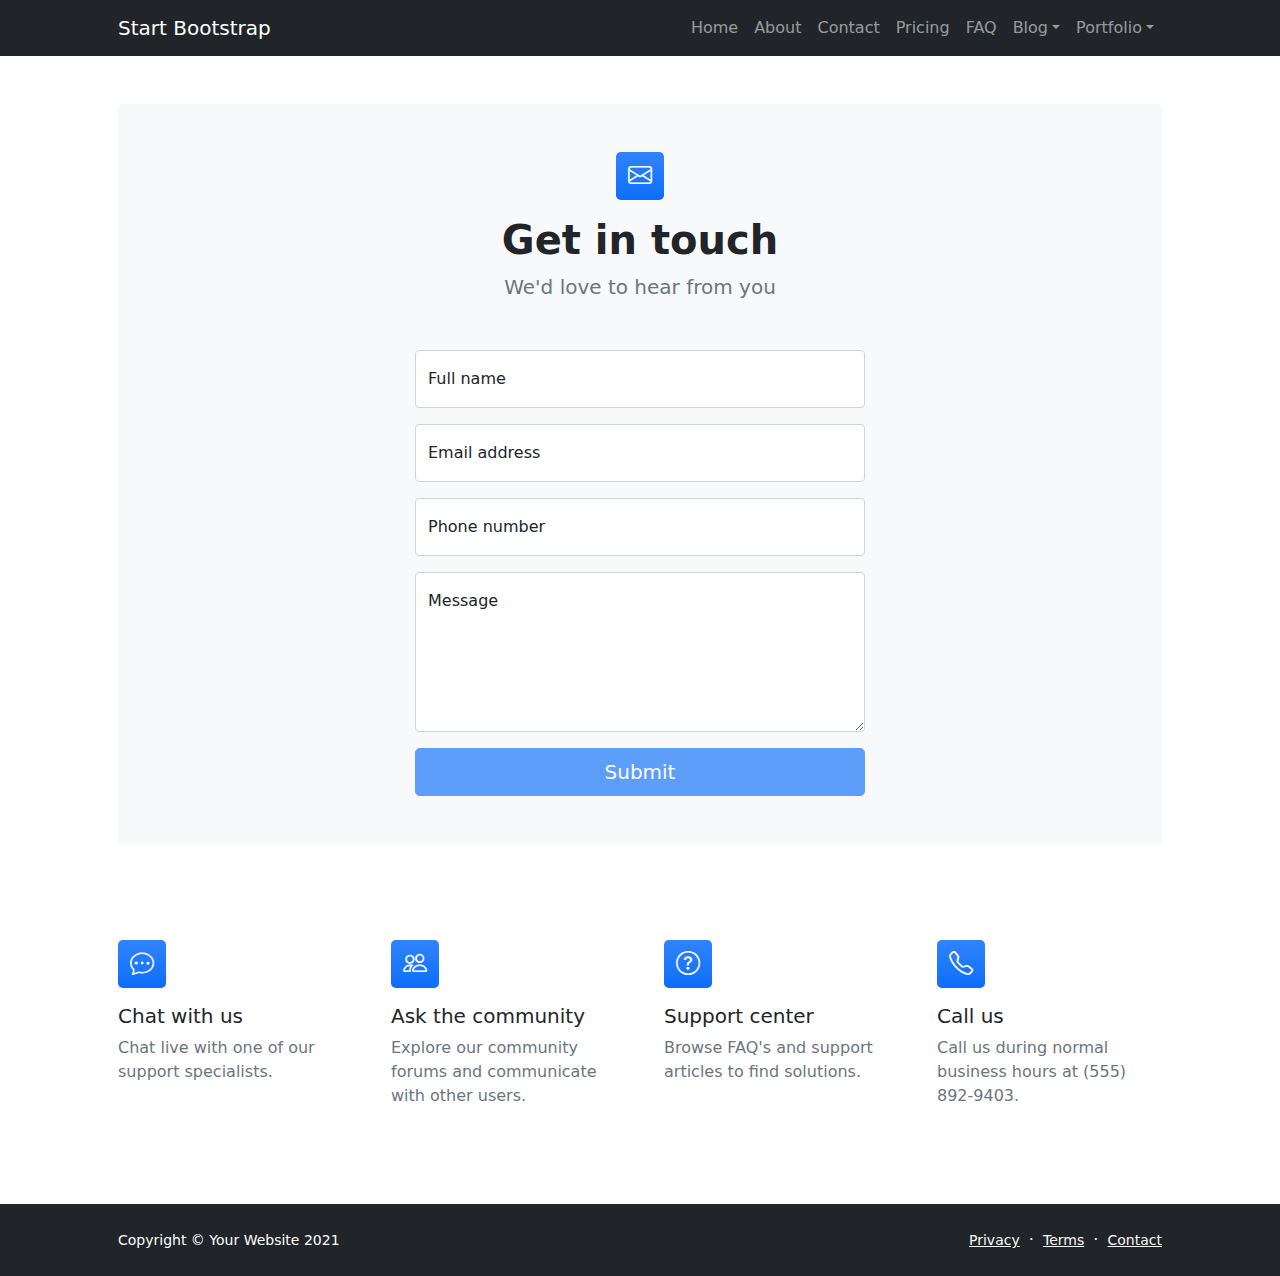
<file: templeates/bs1busi/contact.html>
<!DOCTYPE html>
<html lang="en">
    <head>
        <meta charset="utf-8" />
        <meta name="viewport" content="width=device-width, initial-scale=1, shrink-to-fit=no" />
        <meta name="description" content />
        <meta name="author" content />
        <title>Modern Business - Start Bootstrap Template</title>
        <!-- Favicon-->
        <link rel="icon" type="image/x-icon" href="assets/favicon.ico" />
        <!-- Bootstrap icons-->
        <link href="https://cdn.jsdelivr.net/npm/bootstrap-icons@1.5.0/font/bootstrap-icons.css" rel="stylesheet" />
        <!-- Core theme CSS (includes Bootstrap)-->
        <link href="css/styles.css" rel="stylesheet" />
    </head>
    <body class="d-flex flex-column">
        <main class="flex-shrink-0">
            <!-- Navigation-->
            <nav class="navbar navbar-expand-lg navbar-dark bg-dark">
                <div class="container px-5">
                    <a class="navbar-brand" href="index.html">Start Bootstrap</a>
                    <button class="navbar-toggler" type="button" data-bs-toggle="collapse" data-bs-target="#navbarSupportedContent" aria-controls="navbarSupportedContent" aria-expanded="false" aria-label="Toggle navigation"><span class="navbar-toggler-icon"></span></button>
                    <div class="collapse navbar-collapse" id="navbarSupportedContent">
                        <ul class="navbar-nav ms-auto mb-2 mb-lg-0">
                            <li class="nav-item"><a class="nav-link" href="index.html">Home</a></li>
                            <li class="nav-item"><a class="nav-link" href="about.html">About</a></li>
                            <li class="nav-item"><a class="nav-link" href="contact.html">Contact</a></li>
                            <li class="nav-item"><a class="nav-link" href="pricing.html">Pricing</a></li>
                            <li class="nav-item"><a class="nav-link" href="faq.html">FAQ</a></li>
                            <li class="nav-item dropdown">
                                <a class="nav-link dropdown-toggle" id="navbarDropdownBlog" href="#" role="button" data-bs-toggle="dropdown" aria-expanded="false">Blog</a>
                                <ul class="dropdown-menu dropdown-menu-end" aria-labelledby="navbarDropdownBlog">
                                    <li><a class="dropdown-item" href="blog-home.html">Blog Home</a></li>
                                    <li><a class="dropdown-item" href="blog-post.html">Blog Post</a></li>
                                </ul>
                            </li>
                            <li class="nav-item dropdown">
                                <a class="nav-link dropdown-toggle" id="navbarDropdownPortfolio" href="#" role="button" data-bs-toggle="dropdown" aria-expanded="false">Portfolio</a>
                                <ul class="dropdown-menu dropdown-menu-end" aria-labelledby="navbarDropdownPortfolio">
                                    <li><a class="dropdown-item" href="portfolio-overview.html">Portfolio Overview</a></li>
                                    <li><a class="dropdown-item" href="portfolio-item.html">Portfolio Item</a></li>
                                </ul>
                            </li>
                        </ul>
                    </div>
                </div>
            </nav>
            <!-- Page content-->
            <section class="py-5">
                <div class="container px-5">
                    <!-- Contact form-->
                    <div class="bg-light rounded-3 py-5 px-4 px-md-5 mb-5">
                        <div class="text-center mb-5">
                            <div class="feature bg-primary bg-gradient text-white rounded-3 mb-3"><i class="bi bi-envelope"></i></div>
                            <h1 class="fw-bolder">Get in touch</h1>
                            <p class="lead fw-normal text-muted mb-0">We'd love to hear from you</p>
                        </div>
                        <div class="row gx-5 justify-content-center">
                            <div class="col-lg-8 col-xl-6">
                                <!-- * * * * * * * * * * * * * * *-->
                                <!-- * * SB Forms Contact Form * *-->
                                <!-- * * * * * * * * * * * * * * *-->
                                <!-- This form is pre-integrated with SB Forms.-->
                                <!-- To make this form functional, sign up at-->
                                <!-- https://startbootstrap.com/solution/contact-forms-->
                                <!-- to get an API token!-->
                                <form id="contactForm" data-sb-form-api-token="API_TOKEN">
                                    <!-- Name input-->
                                    <div class="form-floating mb-3">
                                        <input class="form-control" id="name" type="text" placeholder="Enter your name..." data-sb-validations="required" />
                                        <label for="name">Full name</label>
                                        <div class="invalid-feedback" data-sb-feedback="name:required">A name is required.</div>
                                    </div>
                                    <!-- Email address input-->
                                    <div class="form-floating mb-3">
                                        <input class="form-control" id="email" type="email" placeholder="name@example.com" data-sb-validations="required,email" />
                                        <label for="email">Email address</label>
                                        <div class="invalid-feedback" data-sb-feedback="email:required">An email is required.</div>
                                        <div class="invalid-feedback" data-sb-feedback="email:email">Email is not valid.</div>
                                    </div>
                                    <!-- Phone number input-->
                                    <div class="form-floating mb-3">
                                        <input class="form-control" id="phone" type="tel" placeholder="(123) 456-7890" data-sb-validations="required" />
                                        <label for="phone">Phone number</label>
                                        <div class="invalid-feedback" data-sb-feedback="phone:required">A phone number is required.</div>
                                    </div>
                                    <!-- Message input-->
                                    <div class="form-floating mb-3">
                                        <textarea class="form-control" id="message" type="text" placeholder="Enter your message here..." style="height: 10rem" data-sb-validations="required"></textarea>
                                        <label for="message">Message</label>
                                        <div class="invalid-feedback" data-sb-feedback="message:required">A message is required.</div>
                                    </div>
                                    <!-- Submit success message-->
                                    <!---->
                                    <!-- This is what your users will see when the form-->
                                    <!-- has successfully submitted-->
                                    <div class="d-none" id="submitSuccessMessage">
                                        <div class="text-center mb-3">
                                            <div class="fw-bolder">Form submission successful!</div>
                                            To activate this form, sign up at
                                            <br />
                                            <a href="https://startbootstrap.com/solution/contact-forms">https://startbootstrap.com/solution/contact-forms</a>
                                        </div>
                                    </div>
                                    <!-- Submit error message-->
                                    <!---->
                                    <!-- This is what your users will see when there is-->
                                    <!-- an error submitting the form-->
                                    <div class="d-none" id="submitErrorMessage"><div class="text-center text-danger mb-3">Error sending message!</div></div>
                                    <!-- Submit Button-->
                                    <div class="d-grid"><button class="btn btn-primary btn-lg disabled" id="submitButton" type="submit">Submit</button></div>
                                </form>
                            </div>
                        </div>
                    </div>
                    <!-- Contact cards-->
                    <div class="row gx-5 row-cols-2 row-cols-lg-4 py-5">
                        <div class="col">
                            <div class="feature bg-primary bg-gradient text-white rounded-3 mb-3"><i class="bi bi-chat-dots"></i></div>
                            <div class="h5 mb-2">Chat with us</div>
                            <p class="text-muted mb-0">Chat live with one of our support specialists.</p>
                        </div>
                        <div class="col">
                            <div class="feature bg-primary bg-gradient text-white rounded-3 mb-3"><i class="bi bi-people"></i></div>
                            <div class="h5">Ask the community</div>
                            <p class="text-muted mb-0">Explore our community forums and communicate with other users.</p>
                        </div>
                        <div class="col">
                            <div class="feature bg-primary bg-gradient text-white rounded-3 mb-3"><i class="bi bi-question-circle"></i></div>
                            <div class="h5">Support center</div>
                            <p class="text-muted mb-0">Browse FAQ's and support articles to find solutions.</p>
                        </div>
                        <div class="col">
                            <div class="feature bg-primary bg-gradient text-white rounded-3 mb-3"><i class="bi bi-telephone"></i></div>
                            <div class="h5">Call us</div>
                            <p class="text-muted mb-0">Call us during normal business hours at (555) 892-9403.</p>
                        </div>
                    </div>
                </div>
            </section>
        </main>
        <!-- Footer-->
        <footer class="bg-dark py-4 mt-auto">
            <div class="container px-5">
                <div class="row align-items-center justify-content-between flex-column flex-sm-row">
                    <div class="col-auto"><div class="small m-0 text-white">Copyright &copy; Your Website 2021</div></div>
                    <div class="col-auto">
                        <a class="link-light small" href="#!">Privacy</a>
                        <span class="text-white mx-1">&middot;</span>
                        <a class="link-light small" href="#!">Terms</a>
                        <span class="text-white mx-1">&middot;</span>
                        <a class="link-light small" href="#!">Contact</a>
                    </div>
                </div>
            </div>
        </footer>
        <!-- Bootstrap core JS-->
        <script src="https://cdn.jsdelivr.net/npm/bootstrap@5.1.0/dist/js/bootstrap.bundle.min.js"></script>
        <!-- Core theme JS-->
        <script src="js/scripts.js"></script>
        <!-- * * * * * * * * * * * * * * * * * * * * * * * * * * * * * * * * * * * * * * * *-->
        <!-- * *                               SB Forms JS                               * *-->
        <!-- * * Activate your form at https://startbootstrap.com/solution/contact-forms * *-->
        <!-- * * * * * * * * * * * * * * * * * * * * * * * * * * * * * * * * * * * * * * * *-->
        <script src="https://cdn.startbootstrap.com/sb-forms-latest.js"></script>
    </body>
</html>
</file>
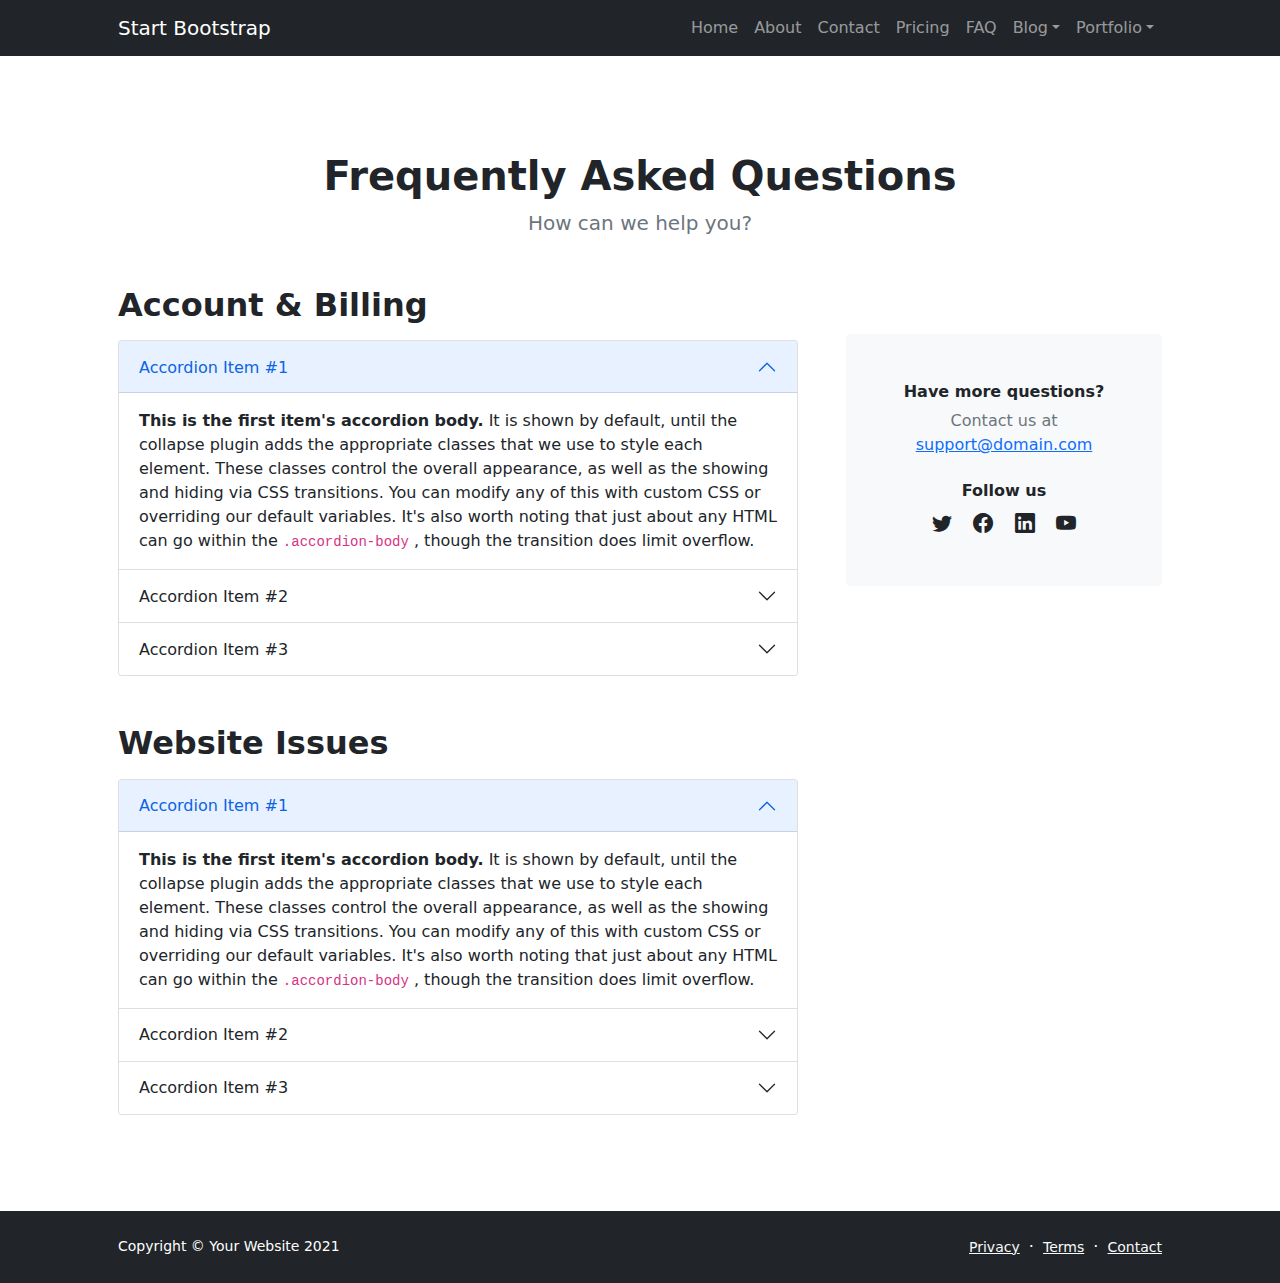
<file: templeates/bs1busi/faq.html>
<!DOCTYPE html>
<html lang="en">
    <head>
        <meta charset="utf-8" />
        <meta name="viewport" content="width=device-width, initial-scale=1, shrink-to-fit=no" />
        <meta name="description" content="" />
        <meta name="author" content="" />
        <title>Modern Business - Start Bootstrap Template</title>
        <!-- Favicon-->
        <link rel="icon" type="image/x-icon" href="assets/favicon.ico" />
        <!-- Bootstrap icons-->
        <link href="https://cdn.jsdelivr.net/npm/bootstrap-icons@1.5.0/font/bootstrap-icons.css" rel="stylesheet" />
        <!-- Core theme CSS (includes Bootstrap)-->
        <link href="css/styles.css" rel="stylesheet" />
    </head>
    <body class="d-flex flex-column h-100">
        <main class="flex-shrink-0">
            <!-- Navigation-->
            <nav class="navbar navbar-expand-lg navbar-dark bg-dark">
                <div class="container px-5">
                    <a class="navbar-brand" href="index.html">Start Bootstrap</a>
                    <button class="navbar-toggler" type="button" data-bs-toggle="collapse" data-bs-target="#navbarSupportedContent" aria-controls="navbarSupportedContent" aria-expanded="false" aria-label="Toggle navigation"><span class="navbar-toggler-icon"></span></button>
                    <div class="collapse navbar-collapse" id="navbarSupportedContent">
                        <ul class="navbar-nav ms-auto mb-2 mb-lg-0">
                            <li class="nav-item"><a class="nav-link" href="index.html">Home</a></li>
                            <li class="nav-item"><a class="nav-link" href="about.html">About</a></li>
                            <li class="nav-item"><a class="nav-link" href="contact.html">Contact</a></li>
                            <li class="nav-item"><a class="nav-link" href="pricing.html">Pricing</a></li>
                            <li class="nav-item"><a class="nav-link" href="faq.html">FAQ</a></li>
                            <li class="nav-item dropdown">
                                <a class="nav-link dropdown-toggle" id="navbarDropdownBlog" href="#" role="button" data-bs-toggle="dropdown" aria-expanded="false">Blog</a>
                                <ul class="dropdown-menu dropdown-menu-end" aria-labelledby="navbarDropdownBlog">
                                    <li><a class="dropdown-item" href="blog-home.html">Blog Home</a></li>
                                    <li><a class="dropdown-item" href="blog-post.html">Blog Post</a></li>
                                </ul>
                            </li>
                            <li class="nav-item dropdown">
                                <a class="nav-link dropdown-toggle" id="navbarDropdownPortfolio" href="#" role="button" data-bs-toggle="dropdown" aria-expanded="false">Portfolio</a>
                                <ul class="dropdown-menu dropdown-menu-end" aria-labelledby="navbarDropdownPortfolio">
                                    <li><a class="dropdown-item" href="portfolio-overview.html">Portfolio Overview</a></li>
                                    <li><a class="dropdown-item" href="portfolio-item.html">Portfolio Item</a></li>
                                </ul>
                            </li>
                        </ul>
                    </div>
                </div>
            </nav>
            <!-- Page Content-->
            <section class="py-5">
                <div class="container px-5 my-5">
                    <div class="text-center mb-5">
                        <h1 class="fw-bolder">Frequently Asked Questions</h1>
                        <p class="lead fw-normal text-muted mb-0">How can we help you?</p>
                    </div>
                    <div class="row gx-5">
                        <div class="col-xl-8">
                            <!-- FAQ Accordion 1-->
                            <h2 class="fw-bolder mb-3">Account &amp; Billing</h2>
                            <div class="accordion mb-5" id="accordionExample">
                                <div class="accordion-item">
                                    <h3 class="accordion-header" id="headingOne"><button class="accordion-button" type="button" data-bs-toggle="collapse" data-bs-target="#collapseOne" aria-expanded="true" aria-controls="collapseOne">Accordion Item #1</button></h3>
                                    <div class="accordion-collapse collapse show" id="collapseOne" aria-labelledby="headingOne" data-bs-parent="#accordionExample">
                                        <div class="accordion-body">
                                            <strong>This is the first item's accordion body.</strong>
                                            It is shown by default, until the collapse plugin adds the appropriate classes that we use to style each element. These classes control the overall appearance, as well as the showing and hiding via CSS transitions. You can modify any of this with custom CSS or overriding our default variables. It's also worth noting that just about any HTML can go within the
                                            <code>.accordion-body</code>
                                            , though the transition does limit overflow.
                                        </div>
                                    </div>
                                </div>
                                <div class="accordion-item">
                                    <h3 class="accordion-header" id="headingTwo"><button class="accordion-button collapsed" type="button" data-bs-toggle="collapse" data-bs-target="#collapseTwo" aria-expanded="false" aria-controls="collapseTwo">Accordion Item #2</button></h3>
                                    <div class="accordion-collapse collapse" id="collapseTwo" aria-labelledby="headingTwo" data-bs-parent="#accordionExample">
                                        <div class="accordion-body">
                                            <strong>This is the second item's accordion body.</strong>
                                            It is hidden by default, until the collapse plugin adds the appropriate classes that we use to style each element. These classes control the overall appearance, as well as the showing and hiding via CSS transitions. You can modify any of this with custom CSS or overriding our default variables. It's also worth noting that just about any HTML can go within the
                                            <code>.accordion-body</code>
                                            , though the transition does limit overflow.
                                        </div>
                                    </div>
                                </div>
                                <div class="accordion-item">
                                    <h3 class="accordion-header" id="headingThree"><button class="accordion-button collapsed" type="button" data-bs-toggle="collapse" data-bs-target="#collapseThree" aria-expanded="false" aria-controls="collapseThree">Accordion Item #3</button></h3>
                                    <div class="accordion-collapse collapse" id="collapseThree" aria-labelledby="headingThree" data-bs-parent="#accordionExample">
                                        <div class="accordion-body">
                                            <strong>This is the third item's accordion body.</strong>
                                            It is hidden by default, until the collapse plugin adds the appropriate classes that we use to style each element. These classes control the overall appearance, as well as the showing and hiding via CSS transitions. You can modify any of this with custom CSS or overriding our default variables. It's also worth noting that just about any HTML can go within the
                                            <code>.accordion-body</code>
                                            , though the transition does limit overflow.
                                        </div>
                                    </div>
                                </div>
                            </div>
                            <!-- FAQ Accordion 2-->
                            <h2 class="fw-bolder mb-3">Website Issues</h2>
                            <div class="accordion mb-5 mb-xl-0" id="accordionExample2">
                                <div class="accordion-item">
                                    <h3 class="accordion-header" id="headingOne"><button class="accordion-button" type="button" data-bs-toggle="collapse" data-bs-target="#collapseOne" aria-expanded="true" aria-controls="collapseOne">Accordion Item #1</button></h3>
                                    <div class="accordion-collapse collapse show" id="collapseOne" aria-labelledby="headingOne" data-bs-parent="#accordionExample2">
                                        <div class="accordion-body">
                                            <strong>This is the first item's accordion body.</strong>
                                            It is shown by default, until the collapse plugin adds the appropriate classes that we use to style each element. These classes control the overall appearance, as well as the showing and hiding via CSS transitions. You can modify any of this with custom CSS or overriding our default variables. It's also worth noting that just about any HTML can go within the
                                            <code>.accordion-body</code>
                                            , though the transition does limit overflow.
                                        </div>
                                    </div>
                                </div>
                                <div class="accordion-item">
                                    <h3 class="accordion-header" id="headingTwo"><button class="accordion-button collapsed" type="button" data-bs-toggle="collapse" data-bs-target="#collapseTwo" aria-expanded="false" aria-controls="collapseTwo">Accordion Item #2</button></h3>
                                    <div class="accordion-collapse collapse" id="collapseTwo" aria-labelledby="headingTwo" data-bs-parent="#accordionExample2">
                                        <div class="accordion-body">
                                            <strong>This is the second item's accordion body.</strong>
                                            It is hidden by default, until the collapse plugin adds the appropriate classes that we use to style each element. These classes control the overall appearance, as well as the showing and hiding via CSS transitions. You can modify any of this with custom CSS or overriding our default variables. It's also worth noting that just about any HTML can go within the
                                            <code>.accordion-body</code>
                                            , though the transition does limit overflow.
                                        </div>
                                    </div>
                                </div>
                                <div class="accordion-item">
                                    <h3 class="accordion-header" id="headingThree"><button class="accordion-button collapsed" type="button" data-bs-toggle="collapse" data-bs-target="#collapseThree" aria-expanded="false" aria-controls="collapseThree">Accordion Item #3</button></h3>
                                    <div class="accordion-collapse collapse" id="collapseThree" aria-labelledby="headingThree" data-bs-parent="#accordionExample2">
                                        <div class="accordion-body">
                                            <strong>This is the third item's accordion body.</strong>
                                            It is hidden by default, until the collapse plugin adds the appropriate classes that we use to style each element. These classes control the overall appearance, as well as the showing and hiding via CSS transitions. You can modify any of this with custom CSS or overriding our default variables. It's also worth noting that just about any HTML can go within the
                                            <code>.accordion-body</code>
                                            , though the transition does limit overflow.
                                        </div>
                                    </div>
                                </div>
                            </div>
                        </div>
                        <div class="col-xl-4">
                            <div class="card border-0 bg-light mt-xl-5">
                                <div class="card-body p-4 py-lg-5">
                                    <div class="d-flex align-items-center justify-content-center">
                                        <div class="text-center">
                                            <div class="h6 fw-bolder">Have more questions?</div>
                                            <p class="text-muted mb-4">
                                                Contact us at
                                                <br />
                                                <a href="#!">support@domain.com</a>
                                            </p>
                                            <div class="h6 fw-bolder">Follow us</div>
                                            <a class="fs-5 px-2 link-dark" href="#!"><i class="bi-twitter"></i></a>
                                            <a class="fs-5 px-2 link-dark" href="#!"><i class="bi-facebook"></i></a>
                                            <a class="fs-5 px-2 link-dark" href="#!"><i class="bi-linkedin"></i></a>
                                            <a class="fs-5 px-2 link-dark" href="#!"><i class="bi-youtube"></i></a>
                                        </div>
                                    </div>
                                </div>
                            </div>
                        </div>
                    </div>
                </div>
            </section>
        </main>
        <!-- Footer-->
        <footer class="bg-dark py-4 mt-auto">
            <div class="container px-5">
                <div class="row align-items-center justify-content-between flex-column flex-sm-row">
                    <div class="col-auto"><div class="small m-0 text-white">Copyright &copy; Your Website 2021</div></div>
                    <div class="col-auto">
                        <a class="link-light small" href="#!">Privacy</a>
                        <span class="text-white mx-1">&middot;</span>
                        <a class="link-light small" href="#!">Terms</a>
                        <span class="text-white mx-1">&middot;</span>
                        <a class="link-light small" href="#!">Contact</a>
                    </div>
                </div>
            </div>
        </footer>
        <!-- Bootstrap core JS-->
        <script src="https://cdn.jsdelivr.net/npm/bootstrap@5.1.0/dist/js/bootstrap.bundle.min.js"></script>
        <!-- Core theme JS-->
        <script src="js/scripts.js"></script>
    </body>
</html>
</file>
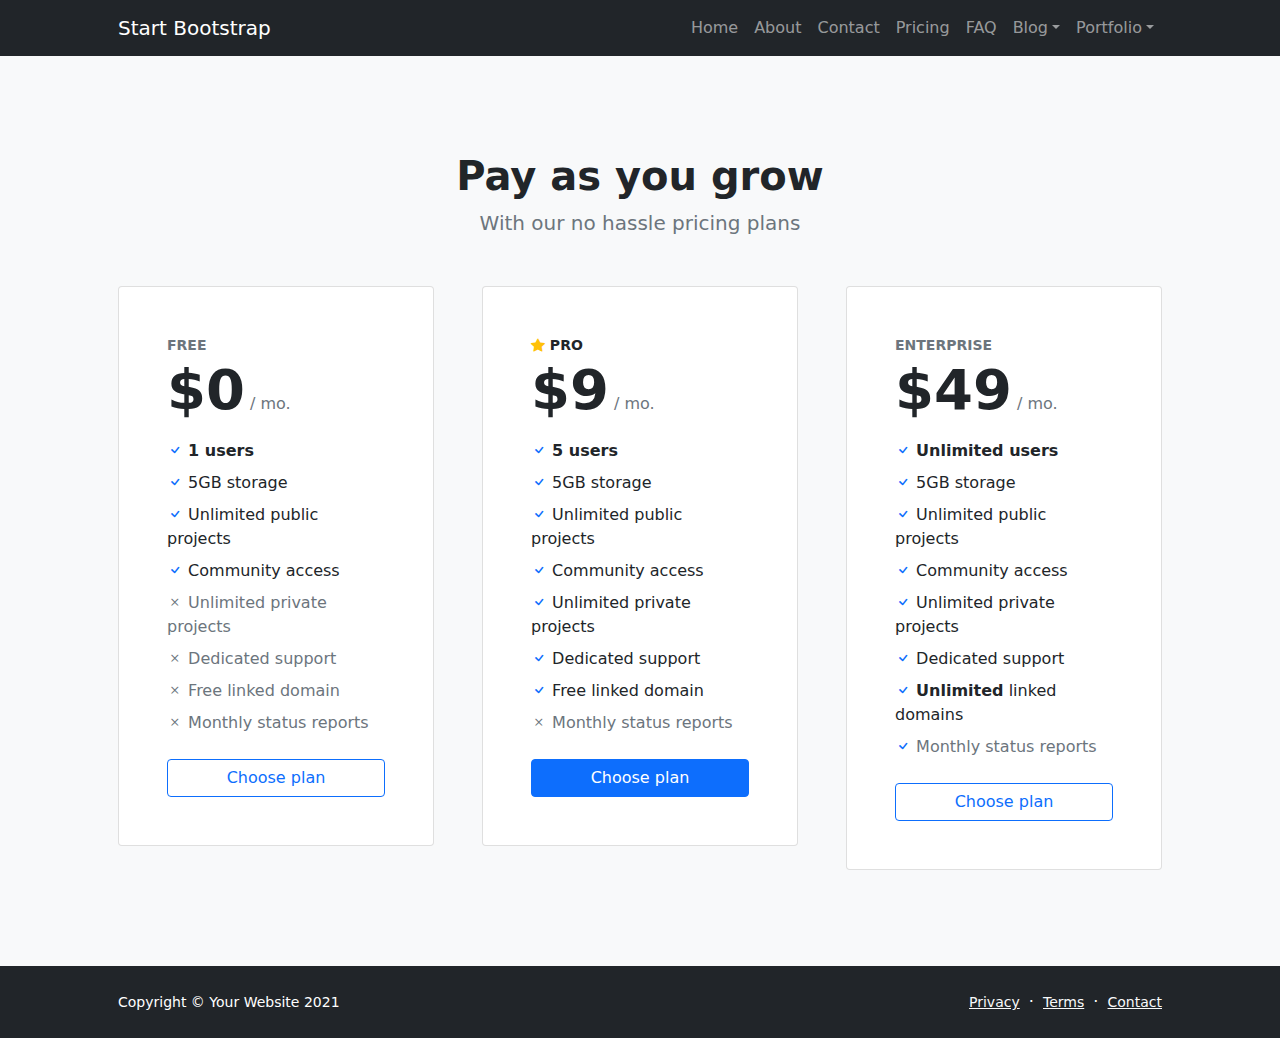
<file: templeates/bs1busi/pricing.html>
<!DOCTYPE html>
<html lang="en">
    <head>
        <meta charset="utf-8" />
        <meta name="viewport" content="width=device-width, initial-scale=1, shrink-to-fit=no" />
        <meta name="description" content="" />
        <meta name="author" content="" />
        <title>Modern Business - Start Bootstrap Template</title>
        <!-- Favicon-->
        <link rel="icon" type="image/x-icon" href="assets/favicon.ico" />
        <!-- Bootstrap icons-->
        <link href="https://cdn.jsdelivr.net/npm/bootstrap-icons@1.5.0/font/bootstrap-icons.css" rel="stylesheet" />
        <!-- Core theme CSS (includes Bootstrap)-->
        <link href="css/styles.css" rel="stylesheet" />
    </head>
    <body class="d-flex flex-column">
        <main class="flex-shrink-0">
            <!-- Navigation-->
            <nav class="navbar navbar-expand-lg navbar-dark bg-dark">
                <div class="container px-5">
                    <a class="navbar-brand" href="index.html">Start Bootstrap</a>
                    <button class="navbar-toggler" type="button" data-bs-toggle="collapse" data-bs-target="#navbarSupportedContent" aria-controls="navbarSupportedContent" aria-expanded="false" aria-label="Toggle navigation"><span class="navbar-toggler-icon"></span></button>
                    <div class="collapse navbar-collapse" id="navbarSupportedContent">
                        <ul class="navbar-nav ms-auto mb-2 mb-lg-0">
                            <li class="nav-item"><a class="nav-link" href="index.html">Home</a></li>
                            <li class="nav-item"><a class="nav-link" href="about.html">About</a></li>
                            <li class="nav-item"><a class="nav-link" href="contact.html">Contact</a></li>
                            <li class="nav-item"><a class="nav-link" href="pricing.html">Pricing</a></li>
                            <li class="nav-item"><a class="nav-link" href="faq.html">FAQ</a></li>
                            <li class="nav-item dropdown">
                                <a class="nav-link dropdown-toggle" id="navbarDropdownBlog" href="#" role="button" data-bs-toggle="dropdown" aria-expanded="false">Blog</a>
                                <ul class="dropdown-menu dropdown-menu-end" aria-labelledby="navbarDropdownBlog">
                                    <li><a class="dropdown-item" href="blog-home.html">Blog Home</a></li>
                                    <li><a class="dropdown-item" href="blog-post.html">Blog Post</a></li>
                                </ul>
                            </li>
                            <li class="nav-item dropdown">
                                <a class="nav-link dropdown-toggle" id="navbarDropdownPortfolio" href="#" role="button" data-bs-toggle="dropdown" aria-expanded="false">Portfolio</a>
                                <ul class="dropdown-menu dropdown-menu-end" aria-labelledby="navbarDropdownPortfolio">
                                    <li><a class="dropdown-item" href="portfolio-overview.html">Portfolio Overview</a></li>
                                    <li><a class="dropdown-item" href="portfolio-item.html">Portfolio Item</a></li>
                                </ul>
                            </li>
                        </ul>
                    </div>
                </div>
            </nav>
            <!-- Pricing section-->
            <section class="bg-light py-5">
                <div class="container px-5 my-5">
                    <div class="text-center mb-5">
                        <h1 class="fw-bolder">Pay as you grow</h1>
                        <p class="lead fw-normal text-muted mb-0">With our no hassle pricing plans</p>
                    </div>
                    <div class="row gx-5 justify-content-center">
                        <!-- Pricing card free-->
                        <div class="col-lg-6 col-xl-4">
                            <div class="card mb-5 mb-xl-0">
                                <div class="card-body p-5">
                                    <div class="small text-uppercase fw-bold text-muted">Free</div>
                                    <div class="mb-3">
                                        <span class="display-4 fw-bold">$0</span>
                                        <span class="text-muted">/ mo.</span>
                                    </div>
                                    <ul class="list-unstyled mb-4">
                                        <li class="mb-2">
                                            <i class="bi bi-check text-primary"></i>
                                            <strong>1 users</strong>
                                        </li>
                                        <li class="mb-2">
                                            <i class="bi bi-check text-primary"></i>
                                            5GB storage
                                        </li>
                                        <li class="mb-2">
                                            <i class="bi bi-check text-primary"></i>
                                            Unlimited public projects
                                        </li>
                                        <li class="mb-2">
                                            <i class="bi bi-check text-primary"></i>
                                            Community access
                                        </li>
                                        <li class="mb-2 text-muted">
                                            <i class="bi bi-x"></i>
                                            Unlimited private projects
                                        </li>
                                        <li class="mb-2 text-muted">
                                            <i class="bi bi-x"></i>
                                            Dedicated support
                                        </li>
                                        <li class="mb-2 text-muted">
                                            <i class="bi bi-x"></i>
                                            Free linked domain
                                        </li>
                                        <li class="text-muted">
                                            <i class="bi bi-x"></i>
                                            Monthly status reports
                                        </li>
                                    </ul>
                                    <div class="d-grid"><a class="btn btn-outline-primary" href="#!">Choose plan</a></div>
                                </div>
                            </div>
                        </div>
                        <!-- Pricing card pro-->
                        <div class="col-lg-6 col-xl-4">
                            <div class="card mb-5 mb-xl-0">
                                <div class="card-body p-5">
                                    <div class="small text-uppercase fw-bold">
                                        <i class="bi bi-star-fill text-warning"></i>
                                        Pro
                                    </div>
                                    <div class="mb-3">
                                        <span class="display-4 fw-bold">$9</span>
                                        <span class="text-muted">/ mo.</span>
                                    </div>
                                    <ul class="list-unstyled mb-4">
                                        <li class="mb-2">
                                            <i class="bi bi-check text-primary"></i>
                                            <strong>5 users</strong>
                                        </li>
                                        <li class="mb-2">
                                            <i class="bi bi-check text-primary"></i>
                                            5GB storage
                                        </li>
                                        <li class="mb-2">
                                            <i class="bi bi-check text-primary"></i>
                                            Unlimited public projects
                                        </li>
                                        <li class="mb-2">
                                            <i class="bi bi-check text-primary"></i>
                                            Community access
                                        </li>
                                        <li class="mb-2">
                                            <i class="bi bi-check text-primary"></i>
                                            Unlimited private projects
                                        </li>
                                        <li class="mb-2">
                                            <i class="bi bi-check text-primary"></i>
                                            Dedicated support
                                        </li>
                                        <li class="mb-2">
                                            <i class="bi bi-check text-primary"></i>
                                            Free linked domain
                                        </li>
                                        <li class="text-muted">
                                            <i class="bi bi-x"></i>
                                            Monthly status reports
                                        </li>
                                    </ul>
                                    <div class="d-grid"><a class="btn btn-primary" href="#!">Choose plan</a></div>
                                </div>
                            </div>
                        </div>
                        <!-- Pricing card enterprise-->
                        <div class="col-lg-6 col-xl-4">
                            <div class="card">
                                <div class="card-body p-5">
                                    <div class="small text-uppercase fw-bold text-muted">Enterprise</div>
                                    <div class="mb-3">
                                        <span class="display-4 fw-bold">$49</span>
                                        <span class="text-muted">/ mo.</span>
                                    </div>
                                    <ul class="list-unstyled mb-4">
                                        <li class="mb-2">
                                            <i class="bi bi-check text-primary"></i>
                                            <strong>Unlimited users</strong>
                                        </li>
                                        <li class="mb-2">
                                            <i class="bi bi-check text-primary"></i>
                                            5GB storage
                                        </li>
                                        <li class="mb-2">
                                            <i class="bi bi-check text-primary"></i>
                                            Unlimited public projects
                                        </li>
                                        <li class="mb-2">
                                            <i class="bi bi-check text-primary"></i>
                                            Community access
                                        </li>
                                        <li class="mb-2">
                                            <i class="bi bi-check text-primary"></i>
                                            Unlimited private projects
                                        </li>
                                        <li class="mb-2">
                                            <i class="bi bi-check text-primary"></i>
                                            Dedicated support
                                        </li>
                                        <li class="mb-2">
                                            <i class="bi bi-check text-primary"></i>
                                            <strong>Unlimited</strong>
                                            linked domains
                                        </li>
                                        <li class="text-muted">
                                            <i class="bi bi-check text-primary"></i>
                                            Monthly status reports
                                        </li>
                                    </ul>
                                    <div class="d-grid"><a class="btn btn-outline-primary" href="#!">Choose plan</a></div>
                                </div>
                            </div>
                        </div>
                    </div>
                </div>
            </section>
        </main>
        <!-- Footer-->
        <footer class="bg-dark py-4 mt-auto">
            <div class="container px-5">
                <div class="row align-items-center justify-content-between flex-column flex-sm-row">
                    <div class="col-auto"><div class="small m-0 text-white">Copyright &copy; Your Website 2021</div></div>
                    <div class="col-auto">
                        <a class="link-light small" href="#!">Privacy</a>
                        <span class="text-white mx-1">&middot;</span>
                        <a class="link-light small" href="#!">Terms</a>
                        <span class="text-white mx-1">&middot;</span>
                        <a class="link-light small" href="#!">Contact</a>
                    </div>
                </div>
            </div>
        </footer>
        <!-- Bootstrap core JS-->
        <script src="https://cdn.jsdelivr.net/npm/bootstrap@5.1.0/dist/js/bootstrap.bundle.min.js"></script>
        <!-- Core theme JS-->
        <script src="js/scripts.js"></script>
    </body>
</html>
</file>
